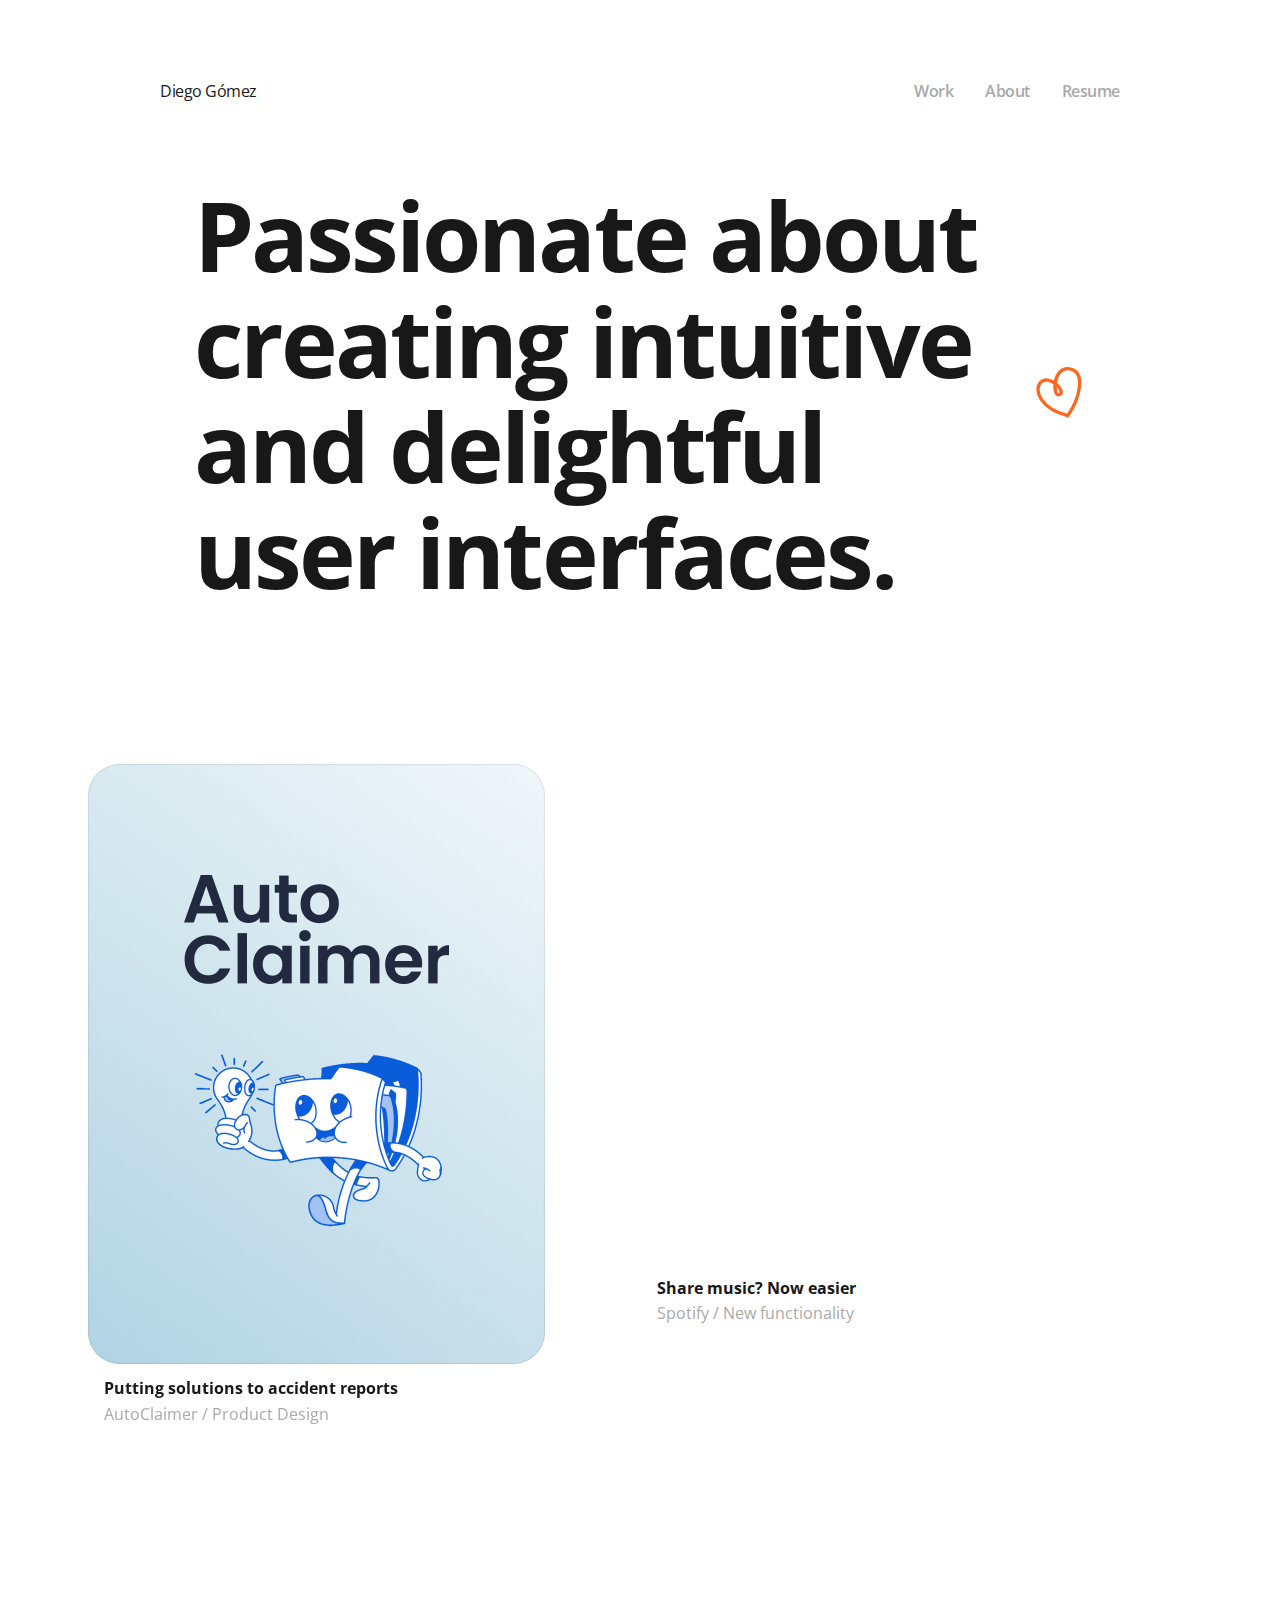
<file: index.html>
<!DOCTYPE html>
<html lang="es">

<head>
    <meta charset="UTF-8">
    <meta http-equiv="X-UA-Compatible" content="IE=edge">
    <meta name="viewport" content="width=device-width, initial-scale=1.0">
    <title>Portfolio</title>
    <link rel="stylesheet" href="Styles/reset.css">
    <link rel="stylesheet" href="Styles/styles.css">
    <link rel="preconnect" href="https://fonts.googleapis.com">
    <link rel="preconnect" href="https://fonts.gstatic.com" crossorigin>
    <link href="https://fonts.googleapis.com/css2?family=Open+Sans&display=swap" rel="stylesheet">
    <link href="https://fonts.googleapis.com/css2?family=Open+Sans:wght@700&display=swap" rel="stylesheet">
    <link href="https://unpkg.com/aos@2.3.1/dist/aos.css" rel="stylesheet">
    <script src="https://unpkg.com/aos@2.3.1/dist/aos.js"></script>

</head>

<body>


    <nav>
        <p id="name">Diego Gómez</p>

        <div id="menu">
            <a href="Work.html">Work</a>
            <a href="About.html">About</a>
            <a href="Resume.html">Resume</a>
        </div>

            <img id="menumobile" src="Images/menu.svg" alt="iconomenu">
        
    </nav>


    <header>
        <h1 id="description" data-aos="fade-up">
            Passionate about creating intuitive and delightful user interfaces.
        </h1>

        <img src="Svgs/031.svg" alt="gafas" id="corazon">
        
        
    </header>

    <section id="row"></div>

        <div id="card1" data-aos="fade-up">
            <div id="imagencard"></div>
            <div id="text-card">
                <h3 id="title">Putting solutions to accident reports</h3>
                <h4 id="category">AutoClaimer / Product Design</h4>
            </div>
        </div>

        <div id="card2">
            <div id="imagencard2" data-aos="fade-up"></div>
            <div id="text-card">
                <h3 id="title">Share music? Now easier</h3>
                <h4 id="category">Spotify / New functionality</h4>
            </div>
        </div>

       
    </section>


    <section id="aboutme" data-aos="fade-up">

        
        <img src="Images/foto portfolio.png" alt="foto de Diego" id="imageaboutme">
        <div id="text-aboutme">
            <h3 id="title-aboutme">About me:)</h3>
            <h2 id="p-aboutme">Hello! Im Diego, a UX/UI Designer with a graphic design background.</h2>
        </div>

    </section>

    <script>
        AOS.init();
      </script>
</body>

</html>
</file>
<file: Styles/styles.css>
body {
    cursor: url("../Svgs/cursor.svg"), auto;
    font-family: 'Open Sans';
}

/*NAVBAR --------------------------------*/

nav {
    width: auto;
    padding-left: 160px;
    padding-right: 160px;
    padding-top: 80px;
    display: flex;
    flex-direction: row;
    justify-content: space-between;
    align-items: center;
}

#menu {
    display: flex;
    flex-direction: row;
    align-items: flex-start;
    gap: 32px;
}

#menumobile{
    display: none;
    width: 24px;
    height: 24px;
}


#name {
    font-family: 'Open Sans';
    font-style: normal;
    font-weight: 400;
    font-size: 16px;
    line-height: 22px;
    /* identical to box height */

    letter-spacing: -0.03em;

    color: #181818;
}

a {
    text-decoration: none;
    font-family: 'Open Sans';
    font-style: normal;
    font-weight: 600;
    font-size: 16px;
    line-height: 22px;
    letter-spacing: -0.03em;
    color: #AAAAAA;
}

a:hover {
    color: #1570EF;
}

/*NAVBAR --------------------------------*/







/*HEADER --------------------------------*/

header {
    position: relative;
    display: flex;
    flex-direction: row;
    align-items: center;
    padding: 80px 12% 80px 12%;

}

#description {
    width: 100%;
    max-width: 841px;
    height: 40%;

    padding-left: 40px;
    font-family: 'Open Sans';
    font-style: normal;
    font-weight: 700;
    font-size: 96px;
    line-height: 110%;
    /* or 106px */

    letter-spacing: -0.03em;

    color: #181818;
}



#corazon {
    position: static;
    width: 51px;
    height: 55px;
    left: 1059px;
    top: 204px;
}

/*HEADER --------------------------------*/





/*CARDS --------------------------------*/

#row {
    display: flex;
    flex-direction: row;
    justify-content: center;
    align-items: center;
    padding: 80px 25%;
    gap: 15%;

}



#card1,
#card2 {
    display: flex;
    flex-direction: column;
    width: fit-content;
    height: fit-content;

}

#imagencard2 {
    background-image: url(../Images/Spotify.png);
    background-size: cover;
    display: flex;
    justify-content: center;
    align-items: center;
    width: 551px;
    height: 399px;
}

#imagencard {
    background-image: url(../Images/AutoClaimer.png);
    background-size: cover;
    display: flex;
    justify-content: center;
    align-items: center;
    width: 457px;
    height: 600px;
}

#imagencard:hover {
    box-shadow: 0px 2px 5px rgba(0, 0, 0, 0.35);
    border-radius: 32px;
    transform: rotate(-2deg);
    transition: 300ms;
}

#imagencard2:hover {
    box-shadow: 0px 2px 5px rgba(0, 0, 0, 0.35);
    border-radius: 32px;
    transform: rotate(-2deg);
    transition: 300ms;
}


#text-card {
    display: flex;
    flex-direction: column;
    padding: 16px;
}

#title {
    font-family: 'Open Sans';
    font-style: normal;
    font-weight: 700;
    font-size: 16px;
    line-height: 110%;
    color: #181818;
}

#category {
    font-family: 'Open Sans';
    font-style: normal;
    font-weight: 400;
    font-size: 16px;
    line-height: 110%;
    padding-top: 8px;
    color: #AAAAAA;
}



/*CARDS --------------------------------*/




/*ABOUT ME --------------------------------*/
#aboutme {

    display: flex;
    flex-direction: row;
    justify-content: center;
    align-items: center;
    padding: 10%;

}

#text-aboutme {

    display: flex;
    flex-direction: column;
    justify-content: center;
    align-items: flex-start;
    padding: 10%;
    gap: 24px;
}

#imageaboutme {

    width: 538px;
    height: 543px;
}

#title-aboutme {

    font-family: 'Open Sans';
    font-style: normal;
    font-weight: 700;
    font-size: 32px;
    line-height: 110%;
    /* or 35px */

    letter-spacing: -0.03em;

    color: #1570EF;
}

#p-aboutme {
    font-family: 'Open Sans';
    font-style: normal;
    font-weight: 700;
    font-size: 48px;
    line-height: 110%;
    /* or 53px */

    letter-spacing: -0.03em;
}

/*ABOUT ME --------------------------------*/



@media only screen and (max-width: 600px) {

    #menu{
        display: none;
        
    }

    #menumobile{
        display: block;
    }

    nav{
        padding: 32px;
    }

    header{
        padding: 32px 12% 16px 12%;
    }


    #description {

        font-size: 48px;
        padding: 0px;


    }

  

    #row {
        flex-direction: column;

    }



    #card1,
    #card2 {
        padding: 40px;
    }

    #imagencard2 {
        background-position: center;
        background-size: 100%;
        width: 312px;
        height: 227px;

    }

    #imagencard {
        background-position: center;
        background-size: 100%;
        width: 312px;
        height: 410px;
    }


    #aboutme {

        flex-direction: column;


    }

    #imageaboutme {

        width: 400px;
        height: auto;
    }


    #title-aboutme {
        font-size: 24px;
    }

    #p-aboutme {
        font-size: 32px;
    }

}
</file>
